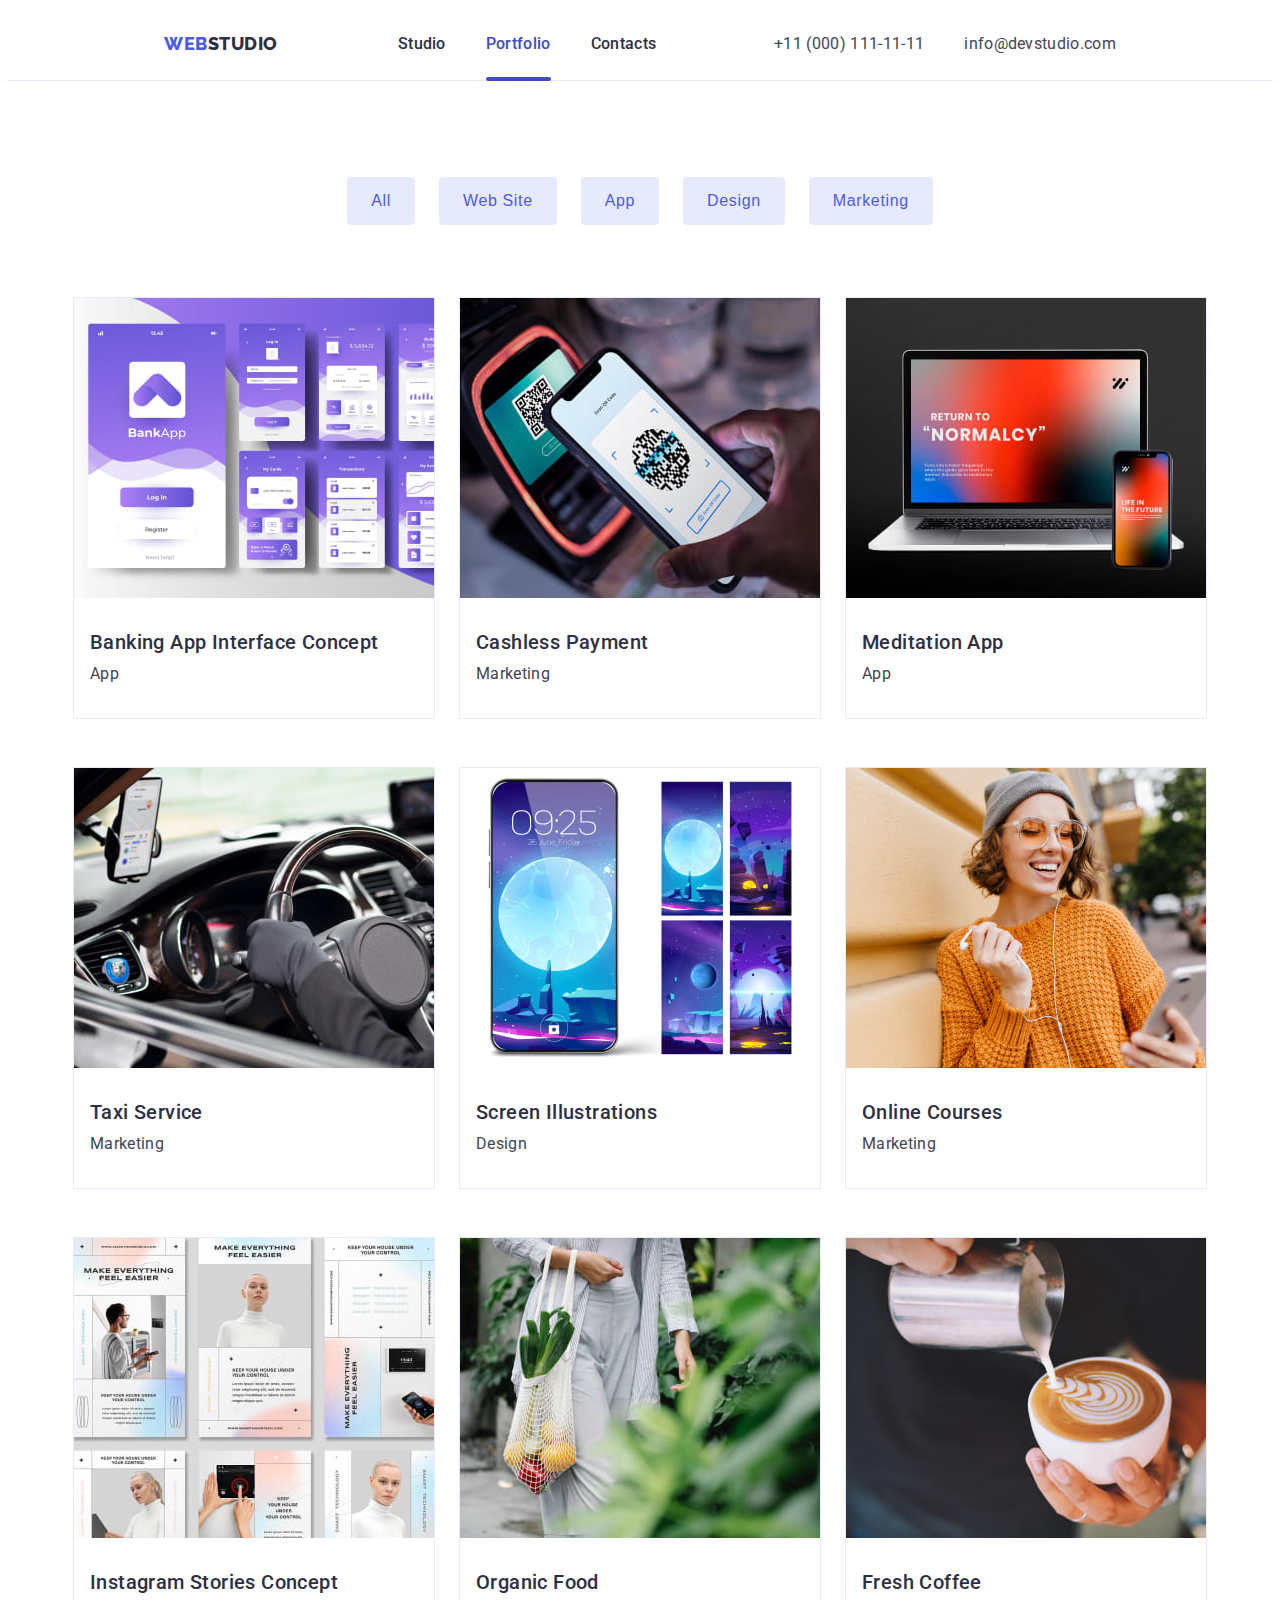
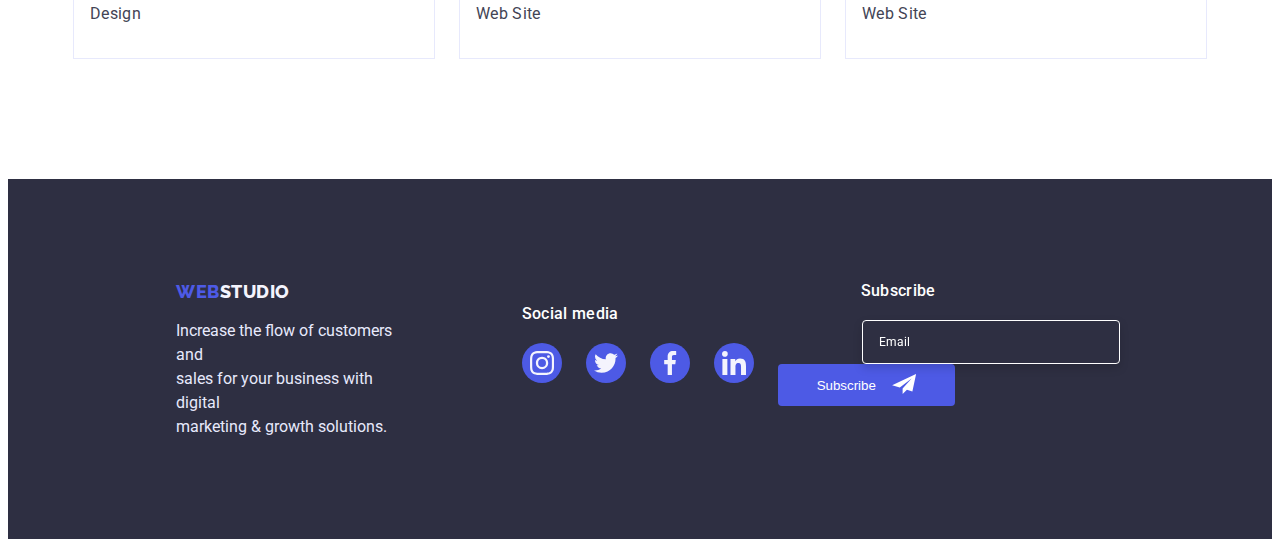
<file: portfolio.html>
<!DOCTYPE html>
<html lang="en">
  <head>
    <meta charset="UTF-8" />
    <meta http-equiv="X-UA-Compatible" content="IE=edge" />
    <meta name="viewport" content="width=device-width, initial-scale=1.0" />
    <title>Portfolio</title>
    <link rel="preconnect" href="https://fonts.googleapis.com" />
    <link rel="preconnect" href="https://fonts.gstatic.com" crossorigin />
    <link
      href="https://fonts.googleapis.com/css2?family=Raleway:wght@800&family=Roboto:wght@400;500;700&display=swap"
      rel="stylesheet"
    />
    <link
      rel="stylesheet"
      href="https://cdnjs.cloudflare.com/ajax/libs/modern-normalize/1.1.0/modern-normalize.min.css"
      integrity="sha512-wpPYUAdjBVSE4KJnH1VR1HeZfpl1ub8YT/NKx4PuQ5NmX2tKuGu6U/JRp5y+Y8XG2tV+wKQpNHVUX03MfMFn9Q=="
      crossorigin="anonymous"
      referrerpolicy="no-referrer"
    />
    <link rel="stylesheet" href="./css/styles.css" />
    <link rel="stylesheet" href="./css/portfolio.css" />
  </head>
  <body>
    <!-- Header -->
    <header class="header">
      <div class="header-container">
        <nav class="header-navigation">
          <a href="./index.html" class="header-logo link"
            >Web<span class="text-logo link">Studio</span></a
          >
          <ul class="header-list list">
            <li class="header-item">
              <a class="header-link link" href="./index.html">Studio</a>
            </li>
            <li class="header-item">
              <a class="header-link link current" href="./portfolio.html"
                >Portfolio</a
              >
            </li>
            <li class="header-item">
              <a class="header-link link" href="">Contacts</a>
            </li>
          </ul>
        </nav>
        <address class="address">
          <ul class="header-address list">
            <li class="address-list">
              <a class="address-link link" href="mailto:info@devstudio.com"
                >info@devstudio.com</a
              >
            </li>
            <li class="address-list">
              <a class="address-link link" href="tel:+110001111111"
                >+11 (000) 111-11-11</a
              >
            </li>
          </ul>
        </address>
      </div>
    </header>
    <!-- BTN -->
    <main>
      <section class="container-btn">
        <h1 hidden>Portfolio</h1>

        <ul class="btn-list list">
          <li class="style-btn">
            <button type="button" class="text-btn">All</button>
          </li>
          <li class="style-btn">
            <button type="button" class="text-btn">Web Site</button>
          </li>
          <li class="style-btn">
            <button type="button" class="text-btn">App</button>
          </li>
          <li class="style-btn">
            <button type="button" class="text-btn">Design</button>
          </li>
          <li class="style-btn">
            <button type="button" class="text-btn">Marketing</button>
          </li>
        </ul>
        <!-- Photo List -->
        <div class="container-photo">
          <ul class="photo-list-portf list">
            <li class="photo-solid">
              <a href="" class="photo-img link">
                <div class="photo-cover-wrap">
                  <img
                    src="./images/portfolio-1.jpg"
                    alt="BankApp"
                    width="360"
                  />
                  <p class="photo-text">
                    Lorem ipsum dolor sit, amet consectetur adipisicing elit.
                    Optio, voluptas dolores mollitia cumque itaque eos expedita
                    quibusdam, aliquid nihil animi aliquam nemo laboriosam,
                    eaque impedit quam voluptates. Nemo, iure! Aliquid.
                  </p>
                </div>

                <h2 class="portfolio-item">Banking App Interface Concept</h2>
                <p class="portfolio-text">App</p></a
              >
            </li>
            <li class="photo-solid">
              <a href="" class="link">
                <div class="photo-cover-wrap">
                  <img
                    src="./images/portfolio-2.jpg"
                    alt="Cashless Payment"
                    width="360"
                  />
                  <p class="photo-text">
                    Lorem ipsum dolor sit, amet consectetur adipisicing elit.
                    Optio, voluptas dolores mollitia cumque itaque eos expedita
                    quibusdam, aliquid nihil animi aliquam nemo laboriosam,
                    eaque impedit quam voluptates. Nemo, iure! Aliquid.
                  </p>
                </div>

                <h2 class="portfolio-item">Cashless Payment</h2>
                <p class="portfolio-text">Marketing</p></a
              >
            </li>
            <li class="photo-solid">
              <a href="" class="link"
                ><div class="photo-cover-wrap">
                  <img
                    src="./images/portfolio-3.jpg"
                    alt="Meditation App"
                    width="360"
                  />
                  <p class="photo-text">
                    Lorem ipsum dolor sit, amet consectetur adipisicing elit.
                    Optio, voluptas dolores mollitia cumque itaque eos expedita
                    quibusdam, aliquid nihil animi aliquam nemo laboriosam,
                    eaque impedit quam voluptates. Nemo, iure! Aliquid.
                  </p>
                </div>

                <h2 class="portfolio-item">Meditation App</h2>
                <p class="portfolio-text">App</p></a
              >
            </li>
            <li class="photo-solid">
              <a href="" class="link"
                ><div class="photo-cover-wrap">
                  <img
                    src="./images/portfolio-4.jpg"
                    alt="Taxi Service"
                    width="360"
                  />
                  <p class="photo-text">
                    Lorem ipsum dolor sit, amet consectetur adipisicing elit.
                    Optio, voluptas dolores mollitia cumque itaque eos expedita
                    quibusdam, aliquid nihil animi aliquam nemo laboriosam,
                    eaque impedit quam voluptates. Nemo, iure! Aliquid.
                  </p>
                </div>

                <h2 class="portfolio-item">Taxi Service</h2>
                <p class="portfolio-text">Marketing</p></a
              >
            </li>

            <li class="photo-solid">
              <a href="" class="link"
                ><div class="photo-cover-wrap">
                  <img
                    src="./images/portfolio-5.jpg"
                    alt="Screen Illustrations"
                    width="360"
                  />
                  <p class="photo-text">
                    Lorem ipsum dolor sit, amet consectetur adipisicing elit.
                    Optio, voluptas dolores mollitia cumque itaque eos expedita
                    quibusdam, aliquid nihil animi aliquam nemo laboriosam,
                    eaque impedit quam voluptates. Nemo, iure! Aliquid.
                  </p>
                </div>

                <h2 class="portfolio-item">Screen Illustrations</h2>
                <p class="portfolio-text">Design</p></a
              >
            </li>
            <li class="photo-solid">
              <a href="" class="link"
                ><div class="photo-cover-wrap">
                  <img
                    src="./images/portfolio-6.jpg"
                    alt="Online Courses"
                    width="360"
                  />
                  <p class="photo-text">
                    Lorem ipsum dolor sit, amet consectetur adipisicing elit.
                    Optio, voluptas dolores mollitia cumque itaque eos expedita
                    quibusdam, aliquid nihil animi aliquam nemo laboriosam,
                    eaque impedit quam voluptates. Nemo, iure! Aliquid.
                  </p>
                </div>

                <h2 class="portfolio-item">Online Courses</h2>
                <p class="portfolio-text">Marketing</p></a
              >
            </li>
            <li class="photo-solid">
              <a href="" class="link"
                ><div class="photo-cover-wrap">
                  <img
                    src="./images/portfolio-7.jpg"
                    alt="Instagram Stories Concept"
                    width="360"
                  />
                  <p class="photo-text">
                    Lorem ipsum dolor sit, amet consectetur adipisicing elit.
                    Optio, voluptas dolores mollitia cumque itaque eos expedita
                    quibusdam, aliquid nihil animi aliquam nemo laboriosam,
                    eaque impedit quam voluptates. Nemo, iure! Aliquid.
                  </p>
                </div>

                <h2 class="portfolio-item">Instagram Stories Concept</h2>
                <p class="portfolio-text">Design</p></a
              >
            </li>
            <li class="photo-solid">
              <a href="" class="link"
                ><div class="photo-cover-wrap">
                  <img
                    src="./images/portfolio-8.jpg"
                    alt="Organic Food"
                    width="360"
                  />
                  <p class="photo-text">
                    Lorem ipsum dolor sit, amet consectetur adipisicing elit.
                    Optio, voluptas dolores mollitia cumque itaque eos expedita
                    quibusdam, aliquid nihil animi aliquam nemo laboriosam,
                    eaque impedit quam voluptates. Nemo, iure! Aliquid.
                  </p>
                </div>

                <h2 class="portfolio-item">Organic Food</h2>
                <p class="portfolio-text">Web Site</p></a
              >
            </li>
            <li class="photo-solid">
              <a href="" class="link"
                ><div class="photo-cover-wrap">
                  <img
                    src="./images/portfolio-9.jpg"
                    alt="Fresh Coffee"
                    width="360"
                  />
                  <p class="photo-text">
                    Lorem ipsum dolor sit, amet consectetur adipisicing elit.
                    Optio, voluptas dolores mollitia cumque itaque eos expedita
                    quibusdam, aliquid nihil animi aliquam nemo laboriosam,
                    eaque impedit quam voluptates. Nemo, iure! Aliquid.
                  </p>
                </div>

                <h2 class="portfolio-item">Fresh Coffee</h2>
                <p class="portfolio-text">Web Site</p></a
              >
            </li>
          </ul>
        </div>
      </section>
    </main>
    <!-- Footer -->
    <footer class="footer">
      <div class="footer-container">
        <a href="./index.html" class="footer-logo link"
          >Web<span class="footer-text link">Studio</span></a
        >
        <div class="footer-p-soc">
          <p class="footer-p">
            Increase the flow of customers and <br />
            sales for your business with digital <br />
            marketing & growth solutions.
          </p>

          <div class="footer-soc-container">
            <h3 class="foot-soc-titel">Social media</h3>
            <ul class="footer-soc-list list">
              <li class="footer-soc-item">
                <a href="" class="footer-soc-link link">
                  <svg class="footer-soc-icon" width="24" height="24">
                    <use href="./images/icons.svg#icon-instagram-1"></use>
                  </svg>
                </a>
              </li>
              <li class="footer-soc-item">
                <a href="" class="footer-soc-link link">
                  <svg class="footer-soc-icon" width="24" height="24">
                    <use href="./images/icons.svg#icon-twitter-1"></use>
                  </svg>
                </a>
              </li>
              <li class="footer-soc-item">
                <a href="" class="footer-soc-link link">
                  <svg class="footer-soc-icon" width="24" height="24">
                    <use href="./images/icons.svg#icon-facebook-1"></use>
                  </svg>
                </a>
              </li>
              <li class="footer-soc-item">
                <a href="" class="footer-soc-link link">
                  <svg class="footer-soc-icon" width="24" height="24">
                    <use href="./images/icons.svg#icon-linkedin-1"></use>
                  </svg>
                </a>
              </li>
            </ul>
          </div>
          <form class="footer-form">
            <div class="foot-form-cont-h">
              <h3 class="foot-form-titel">Subscribe</h3>
              <div class="foot-form-container">
                <label class="footer-label"></label>
                <input
                  type="email"
                  name="email"
                  class="footer-input"
                  placeholder="Email"
                />
                <button type="submit" class="foot-input-btn">
                  Subscribe
                  <span class="foot-span-icon"
                    ><svg class="footer-input-icon" width="24" height="20">
                      <use href="./images/icons.svg#icon-airplane"></use>
                    </svg>
                  </span>
                </button>
              </div>
            </div>
          </form>
        </div>
      </div>
    </footer>
  </body>
</html>
</file>
<file: css/styles.css>
h1,
h2,
h3,
p,
ul,
img,
a {
  margin: 0;
}
ul {
  margin: 0;
  padding-left: 0;
}
button {
  cursor: pointer;
}

img {
  display: block;
  max-width: 100%;
  height: auto;
}
*,
*::before,
*::after {
  box-sizing: inherit;
}

:root {
  --pressed-state: #4046b;
  --succes: #31d0aa;
  --text: #434455;
  --accent: #e7e9fc;
  --light: #f4f4fd;
  --modal-overlay: rgba(46, 47, 66, 0.4);
  --hero-backgrount: rgba(46, 47, 66, 0.7);
  --background-color: #ffffff;
  --second-color: #4d5ae5;
  --logo-color: #2e2f42;
  --color-link: #404bbf;
  --cust-icon: #afb1b8;
  --modal: #fcfcfc;
  --modal-text: #8e8f99;
}

body {
  font-family: "Roboto", sans-serif;
  color: var(--text);
  background-color: var(--background-color);
}

.list {
  list-style: none;
}
.link {
  text-decoration: none;
}
.container {
  width: 100%;
  padding-left: 15px;
  padding-right: 15px;
  margin: 0 auto;
}

.visuattv-hidden {
  position: absolute;
  width: 1px;
  height: 1px;
  margin: -1px;
  border: 0;
  padding: 0;
  white-space: nowrap;
  clip-path: inset (100%);
  clip: rect(0 0 0 0);
  overflow: hidden;
}
.section {
  padding-top: 120px;
  padding-bottom: 120px;
}
.no-scroll {
  overflow: hidden;
}
/* ----------------header--------------- */
.header {
  box-sizing: border-box;
  border-bottom: 1px solid var(--accent);
  padding-top: 24px;
  padding-bottom: 24px;
}
.header-container {
  display: flex;
  align-items: center;
}
.header-navigation {
  display: flex;
  align-items: center;
  margin-right: auto;
}

.header-logo {
  font-weight: 800;
  font-size: 18px;
  line-height: 1.17;
  font-family: "Raleway", sans-serif;

  align-items: center;
  letter-spacing: 0.03em;
  text-transform: uppercase;

  color: var(--second-color);

  margin-left: 16px;
  /* margin-left: 156px; */
}
.text-logo {
  font-weight: 800;
  font-size: 18px;
  line-height: 1.17;

  align-items: center;
  letter-spacing: 0.03em;
  text-transform: uppercase;

  color: var(--logo-color);
}
.header-list {
  display: none;
}
.header-address {
  display: none;
}

.mob-menu-btn {
  border: none;
  background-color: var(--background-color);
  display: flex;
  align-items: center;
  justify-content: center;
}
.mob-menu-svg {
  stroke: var(--logo-color);
}
.mob-menu {
  position: fixed;
  top: 0;
  left: 0;
  width: 100%;
  height: 100%;
  /* width: 100vw; */
  /* height: 100vh; */
  background-color: var(--background-color);
  padding: 24px 24px 40px 40px;
  display: flex;
  flex-direction: column;
  justify-content: space-between;
}
.mob-menu.is-open {
  opacity: 0;
  visibility: hidden;
  pointer-events: none;
}
.menu-close-btn {
  display: block;
  margin-left: 380px;
  /* margin-left: 340px; */
  width: 24px;
  height: 24px;
  border-radius: 50px;
  background-color: var(--accent);
  display: flex;
  align-items: center;
  justify-content: center;

  border: 1px solid rgba(0, 0, 0, 0.1);
}
.mob-menu-nav {
  margin-top: 32px;
}
.mob-menu-list {
}
.mob-menu-item:not(:last-child) {
  margin-bottom: 40px;
}
.mob-menu-link {
  font-family: "Roboto";
  font-style: normal;
  font-weight: 700;
  font-size: 36px;
  line-height: calc(40 / 36);
  color: var(--logo-color);
  letter-spacing: 0.02em;
  cursor: pointer;
}
.mob-menu-link:hover {
  color: var(--color-link);
  transition: 250ms cubic-bezier(0.4, 0, 0.2, 1);
}

.current {
  color: var(--color-link);
}
.menu-address-cont {
}
.mob-menu-address {
}

.menu-address-tel {
  font-family: "Roboto";
  font-style: normal;
  font-weight: 700;
  font-size: 36px;
  line-height: calc(40 / 36);

  letter-spacing: 0.02em;
  text-transform: capitalize;

  color: var(--text);
  margin-bottom: 40px;
}
.menu-address-tel:hover {
  color: var(--color-link);
  transition: 250ms cubic-bezier(0.4, 0, 0.2, 1);
}
.current {
  color: var(--color-link);
}
.menu-address-email {
  font-family: "Roboto";
  font-style: normal;
  font-weight: 500;
  font-size: 20px;
  line-height: 24px;

  letter-spacing: 0.02em;

  color: var(--text);
}
.menu-address-email:hover {
  color: var(--color-link);
  transition: 250ms cubic-bezier(0.4, 0, 0.2, 1);
}
.menu-soc-list {
  display: flex;
  gap: 56px;
}
.menu-soc-item {
  width: 40px;
  height: 40px;
  margin-top: 48px;
}
.menu-soc-link {
  width: 100%;
  height: 100%;
  border-radius: 50%;
  background-color: var(--second-color);
  display: flex;
  align-items: center;
  justify-content: center;
}
.menu-soc-icon {
  fill: var(--light);
}
.menu-soc-link:hover {
  background-color: var(--color-link);
  transition: 250ms cubic-bezier(0.4, 0, 0.2, 1);
}

/* --------------Section 1 --------------- */
.section-hero {
  background-color: var(--logo-color);
  background-image: linear-gradient(
      rgba(46, 47, 66, 0.7),
      rgba(46, 47, 66, 0.7)
    ),
    url(../images/dark-bg-mob.jpg);
  /* background-image: linear-gradient(
      rgba(46, 47, 66, 0.7),
      rgba(46, 47, 66, 0.7)
    ),
    url(../images/people-office.jpg); */
  background-repeat: no-repeat;
  background-position: center;
  background-size: cover;
  flex-grow: 1;
}
@media (min-device-pixel-ratio: 2),
  (min-resolution: 192dpi),
  (min-resolution: 2dppx) {
  .section-hero {
    background-image: linear-gradient(
        rgba(46, 47, 66, 0.7),
        rgba(46, 47, 66, 0.7)
      ),
      url(../images/dark-bg-mob-2x.jpg);
  }
}

.hero-title {
  margin-bottom: 48px;

  font-weight: 700;
  font-size: 36px;

  /* font-size: 56px; */
  line-height: 1.07;

  text-align: center;
  letter-spacing: 0.02em;

  color: var(--background-color);
  padding-top: 112px;
  /* padding-top: 188px; */
  margin-bottom: 72px;
  /* margin+ */
}
.hero-container {
  display: flex;
  justify-content: center;
  /* padding-bottom: 112px; */
  /* padding-bottom: 188px; */
}
.hero-btn {
  border: none;
  padding: 16px 32px;
  font-family: "Roboto";
  font-weight: 500;
  font-size: 16px;
  line-height: 1.5;
  letter-spacing: 0.04em;
  color: var(--background-color);
  background-color: var(--second-color);

  box-shadow: 0px 4px 4px rgba(0, 0, 0, 0.15);

  cursor: pointer;
  border-radius: 4px;
  box-sizing: border-box;
}
.hero-btn:is(:hover, :focus) {
  background-color: var(--color-link);
  transition: 250ms cubic-bezier(0.4, 0, 0.2, 1);
}
.backdrop {
  position: fixed;
  top: 0;
  left: 0;
  width: 100%;
  height: 100%;
  background-color: rgba(46, 47, 66, 0.4);
  transition: 250ms cubic-bezier(0.4, 0, 0.2, 1);
}
.backdrop.is-hidden {
  opacity: 0;
  pointer-events: none;
  visibility: inherit;
}
.modal {
  position: absolute;
  top: 50%;
  left: 50%;
  transform: translate(-50%, -50%);

  width: 408px;
  height: 584px;

  background-color: var(--modal);
  box-shadow: 0px 1px 1px rgba(0, 0, 0, 0.14), 0px 1px 3px rgba(0, 0, 0, 0.12),
    0px 2px 1px rgba(0, 0, 0, 0.2);
  border-radius: 4px;
}
.close-btn-container {
  box-sizing: border-box;
  padding-top: 24px;
  padding-left: 360px;
}
.close-btn {
  width: 24px;
  height: 24px;
  border-radius: 50px;
  background-color: var(--accent);
  display: flex;
  align-items: center;
  justify-content: center;

  border: 1px solid rgba(0, 0, 0, 0.1);
}
.close-icon {
  fill: var(--logo-color);
}
.modal-titel {
  margin-top: 24px;
  margin-bottom: 16px;

  font-family: "Roboto";
  font-style: normal;
  font-weight: 500;
  font-size: 16px;
  line-height: 24px;
  text-align: center;
  letter-spacing: 0.02em;
  color: var(--logo-color);
}
.modal-form {
  box-sizing: border-box;
  padding-left: 24px;
}
.modal-label-containe {
}
.modal-label {
  font-family: "Roboto";
  font-size: 12px;
  line-height: 14px;
  letter-spacing: 0.04em;
  color: var(--modal-text);
}
.modal-label span {
  display: block;
}
.modal-text {
  color: var(--modal-text);
  margin-bottom: 4px;
}
.modal-wrap {
  margin-bottom: 8px;
  position: relative;
}
.modal-wrap-forcomment {
  margin-bottom: 6px;
  position: relative;
}
.modal-input {
  width: 360px;
  height: 40px;
  outline: transparent;
  padding: 0;
  padding-left: 38px;

  border: 1px solid rgba(46, 47, 66, 0.4);

  border-radius: 4px;
}
.modal-input:is(:hover, :focus) {
  border-color: var(--second-color);
  transition: 250ms cubic-bezier(0.4, 0, 0.2, 1);
}
.modal-icon {
  position: absolute;
  left: 19px;
  top: 50%;
  transform: translateY(-50%);
  fill: var(--logo-color);
}
.modal-input:is(:hover, :focus) + .modal-icon {
  fill: var(--second-color);
  transition: 250ms cubic-bezier(0.4, 0, 0.2, 1);
}
.modal-textarea {
  font-family: "Roboto";
  font-size: 12px;
  line-height: 14px;

  overflow: hidden;

  width: 360px;
  height: 120px;

  outline: transparent;
  border: 1px solid rgba(46, 47, 66, 0.4);
  border-radius: 4px;
  padding-top: 8px;
  padding-bottom: 98px;
  padding-left: 16px;
  margin-top: 4px;
  resize: none;
}

.modal-textarea:is(:hover, :focus) {
  border-color: var(--second-color);
  transition: 250ms cubic-bezier(0.4, 0, 0.2, 1);
}
.modal-textarea::placeholder {
  color: rgba(46, 47, 66, 0.4);
}
.accept-container {
}

.accept-input {
}
/* .accept-input:checked + .accept-text::before {
  border: none;
  background-image: url(../images/accept.svg);
  background-position: center;
  background-repeat: no-repeat;
} */
.accept-input:checked + .accept-text span {
  border: none;
  fill-opacity: 1;
  background-color: var(--color-link);
  transition: 250ms cubic-bezier(0.4, 0, 0.2, 1);
}

.accept-icon {
  height: 8px;
}
.accept-text {
  font-family: "Roboto";
  font-style: normal;
  font-size: 12px;
  line-height: 14px;
  letter-spacing: 0.04em;
  color: var(--modal-text);
  margin-top: 12px;
  margin-bottom: 16px;

  display: flex;
  align-items: center;
  gap: 8px;
}
.accept-text span {
  width: 16px;
  height: 16px;
  border: 1px solid rgba(46, 47, 66, 0.4);
  border-radius: 2px;
  display: flex;
  align-items: center;
  justify-content: center;
  fill-opacity: 0;
}
.accept-link {
  margin-left: -4px;
  color: var(--second-color);
}
/* .accept-text::before {
  content: "";
  width: 16px;
  height: 16px;
  border: 1px solid rgba(46, 47, 66, 0.4);
  border-radius: 2px;
} */
.mod-cont-btn {
  padding-left: 95px;
}
.mod-send-btn {
  border-color: transparent;
  width: 105px;
  height: 24px;
  font-family: "Roboto";
  font-style: normal;
  font-weight: 500;
  font-size: 16px;
  display: flex;
  align-items: center;
  text-align: center;
  letter-spacing: 0.04em;
  color: var(--background-color);
  justify-content: center;

  flex: none;
  order: 0;
  flex-grow: 0;

  flex-direction: row;
  align-items: flex-start;
  padding: 16px 32px;
  gap: 10px;
  width: 169px;
  height: 56px;
  background: var(--second-color);
  box-shadow: 0px 4px 4px rgba(0, 0, 0, 0.15);
  border-radius: 4px;
}
.modal-input::placeholder {
}
/* -----------------------Sectiom 2----------------------- */
.description {
}
.desc-container {
}
.features {
}
.desc-item {
  display: flex;
  flex-wrap: wrap;
  gap: 24px;
}

.desc-photo {
}
.desc-photo-container {
  /* display: flex; */
  display: none;
  /* width: 264px;
  height: 112px;
  background-color: var(--light);
  border-radius: 4px;

  margin-bottom: 8px; */
}
/* .desc-svg {
  display: flex;
  width: 64px;
  height: 64px;
  border-radius: 4px;
  padding-left: 100px;
  padding-top: 24px;
} */
.desc-list-container {
  display: flex;
  justify-content: center;
  flex-wrap: wrap;
}
.description-list {
}

.description-titel {
  font-family: "Roboto";
  font-weight: 700;
  font-size: 36px;
  /* font-weight: 500; */
  /* font-size: 20px; */
  line-height: 1.2;

  text-align: center;
  letter-spacing: 0.02em;

  color: var(--logo-color);
}
.description-text {
  font-size: 16px;
  line-height: 1.7;
  /* line-height: 1.5; */

  letter-spacing: 0.02em;

  color: var(--text);
}
/* ----------------Section 3----------------- */
.photo {
  display: none;
  /* padding-bottom: 120px; */
}
/* .photo-titel {
  font-size: 36px;
  line-height: 1.11;

  text-align: center;
  letter-spacing: 0.02em;
  text-transform: capitalize;

  color: var(--logo-color);
  margin-bottom: 72px;
}
.photo-list {
  display: flex;
  gap: 24px;
} */
/* ----------------Section 4-------------------- */
.team {
  /* width: 100%; */
  background: var(--light);
}
.team-container {
}
.team-titel {
  font-size: 36px;
  line-height: 1.11;

  text-align: center;
  letter-spacing: 0.02em;
  text-transform: capitalize;

  color: var(--logo-color);
  margin-bottom: 72px;
}
.team-item {
  display: flex;
  justify-content: center;
  flex-wrap: wrap;
  gap: 24px;
  row-gap: 72px;
}

.team-list {
  background-color: var(--background-color);
  box-shadow: 0px 1px 6px rgba(46, 47, 66, 0.08),
    0px 1px 1px rgba(46, 47, 66, 0.16), 0px 2px 1px rgba(46, 47, 66, 0.08);
  border-radius: 0px 0px 4px 4px;
}
.team-img {
  padding-bottom: 32px;
}
.team-name {
  font-weight: 500;
  font-size: 20px;
  line-height: 1.2;

  text-align: center;
  letter-spacing: 0.02em;

  color: var(--logo-color);
  margin-bottom: 8px;
}

.team-text {
  font-size: 16px;
  line-height: 1.5;

  text-align: center;
  letter-spacing: 0.02em;

  color: var(--text);
  margin-bottom: 8px;
}
.team-soc-list {
  display: flex;
  justify-content: center;
  gap: 24px;
  padding-bottom: 32px;
}
.team-soc-item {
  width: 40px;
  height: 40px;
}
.team-soc-link {
  width: 100%;
  height: 100%;
  border-radius: 50%;
  background-color: var(--second-color);
  display: flex;
  align-items: center;
  justify-content: center;
}
.team-soc-icon {
  fill: var(--background-color);
}

.team-soc-link:is(:hover, :focus) {
  background-color: var(--color-link);
  transition: 250ms cubic-bezier(0.4, 0, 0.2, 1);
}
.team-soc-link:is(:hover, :focus) > .team-soc-icon {
  fill: var(--light);
  transition: 250ms cubic-bezier(0.4, 0, 0.2, 1);
}
/* --------------Section 5--------------- */
.cust {
  /* padding-top: 120px;
  padding-bottom: 120px; */

  padding-top: 96px;
  padding-bottom: 96px;
}
.cust-titel {
  font-weight: 700;
  font-size: 36px;
  line-height: 40px;

  text-align: center;
  letter-spacing: 0.02em;
  text-transform: capitalize;
  color: var(--logo-color);
  margin-bottom: 72px;
}
.cust-container {
  margin-right: 0;
  /* flex-basis: 100%; */
}
.cust-list {
  display: flex;
  flex-wrap: wrap;
  /* justify-content: center; */
  gap: 24px;
}

.cust-item {
  width: 168px;
  height: 88px;

  border-radius: 4px;
}

.cust-link {
  width: 100%;
  height: 100%;
  border-radius: 4px;
  border: 1px solid #8e8f99;
  color: var(--background-color);
  display: flex;
  align-items: center;
  justify-content: center;
}
.cust-link:is(:hover, :focus) {
  border-color: var(--color-link);
  transition: 250ms cubic-bezier(0.4, 0, 0.2, 1);
}
.cust-link:is(:hover, :focus) > .cust-icon {
  fill: var(--color-link);
  transition: 250ms cubic-bezier(0.4, 0, 0.2, 1);
}
.cust-icon {
  width: 140px;
  height: 56px;
  fill: var(--cust-icon);
}

/* ----------------Footer--------------- */
.footer {
  background-color: var(--logo-color);
}
.footer-container {
  padding-top: 96px;
  padding-bottom: 96px;
  /* padding-top: 101.5px;
  padding-bottom: 100px; */
  /* padding-left: 156px; */
}

.footer-logo {
  font-weight: 800;
  font-size: 18px;
  line-height: 1.17;
  font-family: "Raleway", sans-serif;

  align-items: center;
  letter-spacing: 0.03em;
  text-transform: uppercase;

  color: var(--second-color);
}
.footer-text {
  color: var(--light);
}
.footer-p-soc {
}
.footer-p {
  color: var(--accent);
  margin-top: 17.5px;
  line-height: 24px;
}

.footer-soc-container {
}
.foot-soc-titel {
  font-family: "Roboto";
  font-style: normal;
  font-weight: 500;
  font-size: 16px;
  line-height: calc(24 / 16);

  letter-spacing: 0.02em;
  color: var(--background-color);
  display: flex;
  justify-content: center;
  margin-bottom: 16px;
}
.footer-soc-list {
  display: flex;
  justify-content: center;
  gap: 24px;
  margin-bottom: 72px;
}
.footer-soc-item {
  content: "";
  width: 40px;
  height: 40px;

  display: block;
}

.footer-soc-link {
  width: 100%;
  height: 100%;
  border-radius: 50%;

  background-color: var(--second-color);
  display: flex;
  align-items: center;
  justify-content: center;
}
.footer-soc-link:is(:hover, :focus) {
  background-color: var(--succes);
  transition: 250ms cubic-bezier(0.4, 0, 0.2, 1);
}
.footer-soc-icon {
  fill: var(--light);
}
.footer-form {
}
.foot-form-titel {
  font-family: "Roboto";
  font-style: normal;
  font-weight: 500;
  font-size: 16px;
  line-height: calc(24 / 16);

  letter-spacing: 0.02em;
  color: var(--background-color);
  display: flex;
  justify-content: center;
}
.foot-form-container {
  margin-top: 17px;
  /* padding-top: 17px; */
  /* margin-left: 80px; */
  display: flex;
  flex-wrap: wrap;
  align-items: center;
  letter-spacing: 0.04em;
}
.footer-label {
}
.footer-input {
  font-family: "Roboto";
  font-style: normal;

  font-size: 12px;
  line-height: 24px;
  /* width: 100%; */
  width: 398px;
  height: 40px;
  /* width: 264px;
  height: 40px; */

  border: 1px solid #ffffff;
  filter: drop-shadow(0px 4px 4px rgba(0, 0, 0, 0.15));
  border-radius: 4px;
  background: var(--logo-color);

  margin-left: 5px;
  padding-left: 16px;
  /* padding-left: 16px; */
}
.footer-input::placeholder {
  color: var(--background-color);
}
.foot-input-btn {
  margin-left: 24px;
  width: 165px;
  height: 40px;
  display: flex;

  justify-content: center;
  align-items: center;

  color: var(--background-color);
  background: var(--second-color);
  border-radius: 4px;
  border: transparent;
  gap: 16px;
}
.foot-span-icon {
}
.footer-input-icon {
}
/* -------------Portfolio------------- */
.container-btn {
  padding-top: 96px;
}

.container-photo {
  padding-bottom: 120px;
}
.btn-list {
  display: flex;
  justify-content: center;
  gap: 24px;
  margin-bottom: 72px;
}
.style-btn {
  background: var(--accent);
  border-radius: 4px;
}

.text-btn {
  border: none;
  padding: 12px 24px;
  font-family: “Roboto”, sans-serif;
  font-weight: 500;
  font-size: 16px;
  line-height: 1.5;
  letter-spacing: 0.04em;
  color: var(--second-color);
  background-color: var(--light);
  cursor: pointer;
  border-radius: 4px;
  box-sizing: border-box;
  background-color: transparent;
}
.text-btn:is(:hover, :focus) {
  background-color: var(--color-link);
  color: var(--background-color);
  transition: 250ms cubic-bezier(0.4, 0, 0.2, 1);
}

.list-btn:is(:hover, :focus) {
  color: var(--background-color);
  background-color: var(--color-link);
}
.photo-list-portf {
  display: flex;
  flex-wrap: wrap;
  gap: 24px;
  row-gap: 48px;
  justify-content: center;
}
.photo-solid {
  border: 1px solid var(--accent);
  cursor: pointer;
}
.photo-solid:is(:hover, :focus) .photo-text {
  transform: translate(0);
}
.photo-img {
  display: block;
}

.photo-cover-wrap {
  position: relative;
  box-sizing: border-box;
  overflow: hidden;
}
.photo-text {
  position: absolute;
  padding-left: 32px;
  padding-top: 40px;
  height: 100%;
  top: 0;
  font-size: 16px;
  line-height: 24px;
  letter-spacing: 0.02em;
  color: var(--light);
  background-color: var(--second-color);
  transform: translateY(100%);
  transition: 250ms cubic-bezier(0.4, 0, 0.2, 1);
}
.portfolio-item {
  font-weight: 500;
  font-size: 20px;
  line-height: 1.2;

  letter-spacing: 0.02em;

  color: var(--logo-color);
  margin-top: 32px;
  margin-left: 16px;
}
.portfolio-text {
  font-size: 16px;
  line-height: 1.5;

  letter-spacing: 0.02em;

  color: var(--text);
  margin-top: 8px;
  margin-bottom: 32px;
  margin-left: 16px;
}

.photo-solid:is(:hover, :focus) {
  box-shadow: 0px 1px 6px rgba(46, 47, 66, 0.08),
    0px 1px 1px rgba(46, 47, 66, 0.16), 0px 2px 1px rgba(46, 47, 66, 0.08);
  transition: 250ms cubic-bezier(0.4, 0, 0.2, 1);
}
</file>
<file: css/portfolio.css>
.container {
  width: 1453px;
}
.header {
  box-sizing: border-box;
  border-bottom: 1px solid var(--accent);
  padding-top: 24px;
  padding-bottom: 24px;
}

.header-list {
  font-weight: 500;
  font-size: 16px;
  line-height: 1.5;

  letter-spacing: 0.02em;
  display: flex;
  margin-left: 120px;
  gap: 40px;
}
.header-link {
  color: var(--logo-color);
  position: relative;
  transition: 250ms cubic-bezier(0.4, 0, 0.2, 1);
}
.header-link.current::after {
  content: "";
  width: 100%;
  height: 4px;
  border-radius: 2px;
  top: 43px;
  position: absolute;
  background-color: var(--color-link);
  display: block;
}

.current {
  color: var(--color-link);
}
.address-link:is(:hover, :focus) {
  color: var(--color-link);
  transition: 250ms cubic-bezier(0.4, 0, 0.2, 1);
}

.header-link:is(:hover, :focus) {
  color: var(--color-link);
  transition: 250ms cubic-bezier(0.4, 0, 0.2, 1);
}
.address {
  font-style: normal;
  line-height: 1.5;
  color: var(--text);
}
.header-address {
  display: flex;
  flex-wrap: wrap;
  margin-left: auto;
  flex-direction: row-reverse;
  justify-content: space-between;
}

.header-logo {
  margin-left: 156px;
}
.header-address {
  display: flex;
  gap: 40px;
  margin-right: 156px;
}
.address-link {
  font-size: 16px;
  line-height: 1.5;

  letter-spacing: 0.02em;

  color: var(--text);
}

/* -----Footer----- */
.footer {
  /* width: 1490px; */
}
.footer-container {
  display: flex;
  flex-wrap: wrap;
  padding-top: 101.5px;
  padding-bottom: 100px;
  padding-left: 60px;
  /* padding-left: 156px; */
}
.footer-logo {
  margin-left: 108px;
}
.footer-soc-container {
  margin-left: 120px;
}
.foot-soc-titel {
  margin-top: -55px;
  margin-bottom: 0;
  justify-content: left;
}
.foot-form-titel {
  margin-top: -55px;
  justify-content: left;
  padding-left: 107px;
}
.footer-soc-list {
  padding-top: 17px;
  margin-bottom: 0;
}
.footer-p {
  display: flex;
  margin-top: 17px;
  margin-left: 108px;
  text-align: left;
}
.footer-p-soc {
  display: flex;
  align-items: center;
}
.foot-form-cont-h {
}
.foot-form-container {
  /* margin-top: -14px; */
  padding-top: 0;
}
.footer-input {
  width: 238px;
  /* width: 264px; */
  height: 40px;
  margin-left: 108px;
}
.foot-input-btn {
  margin-top: 0;
  margin-left: 24px;
}
</file>
